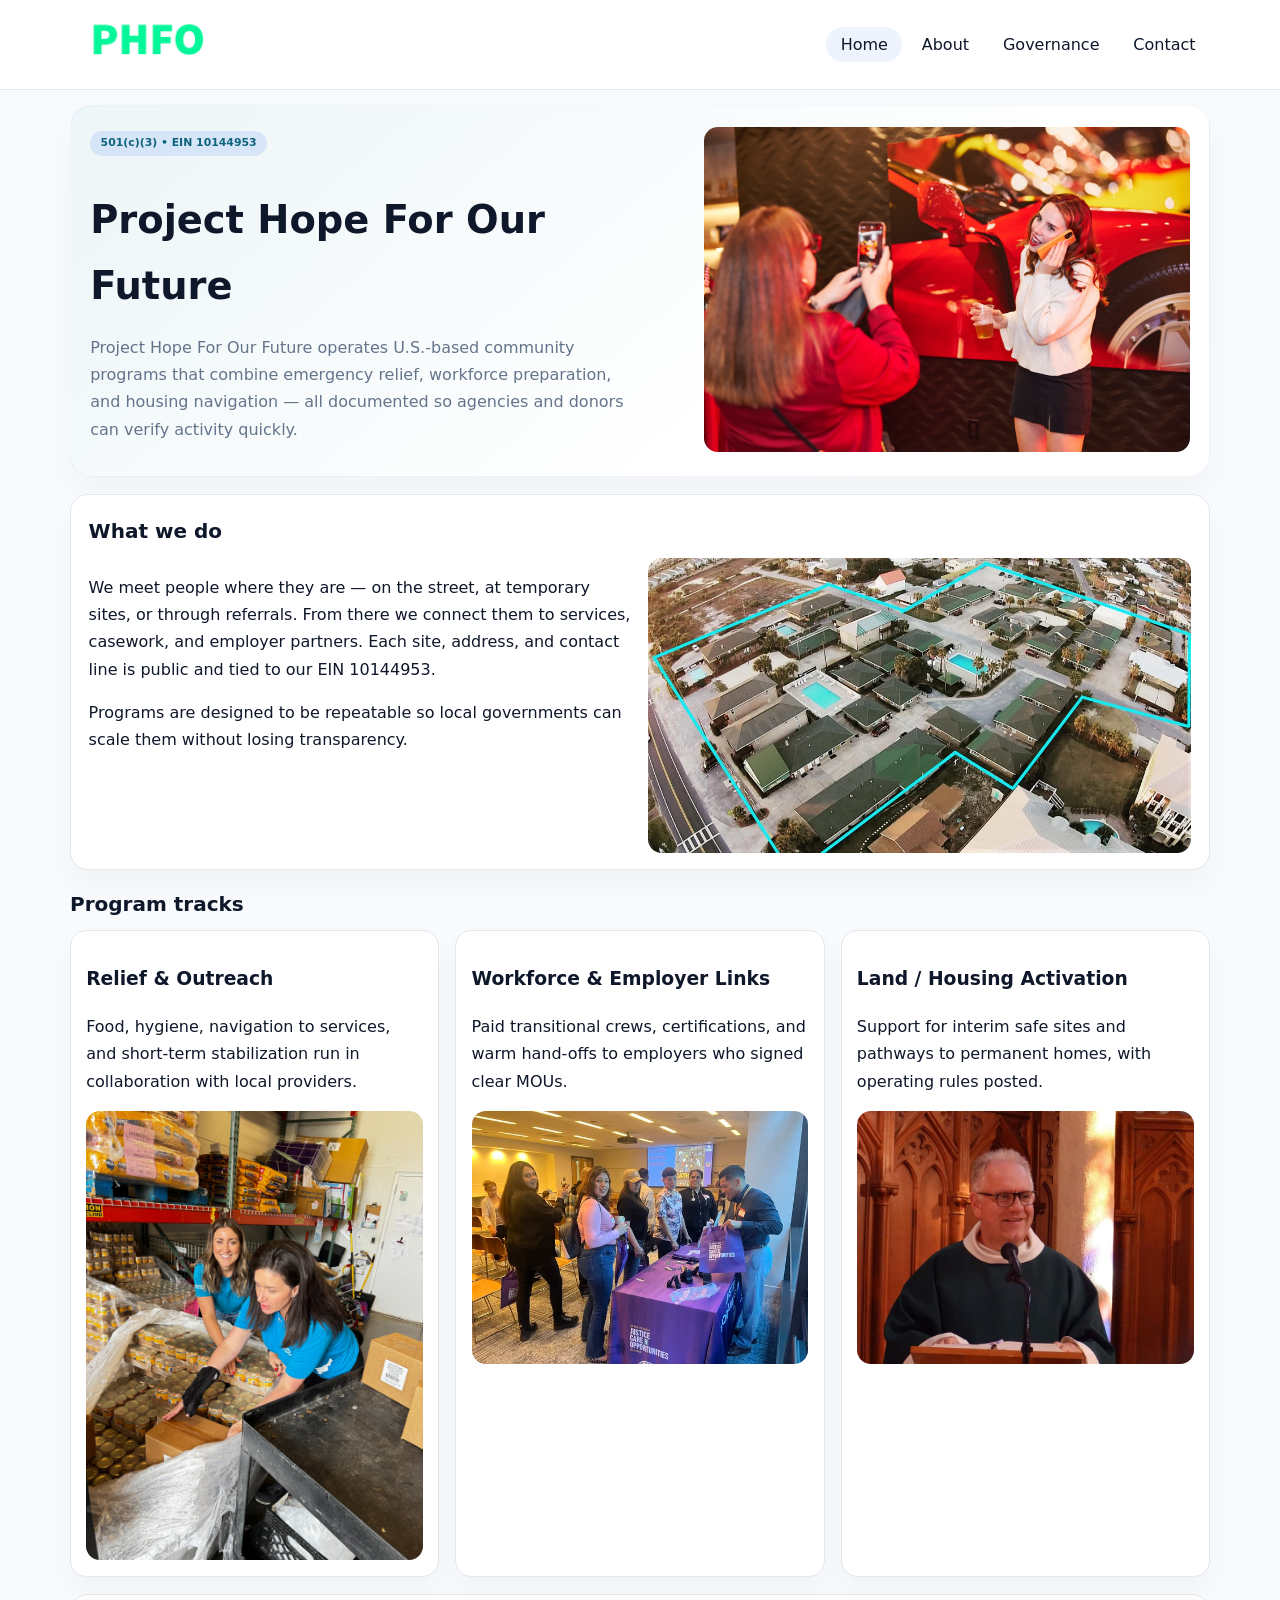
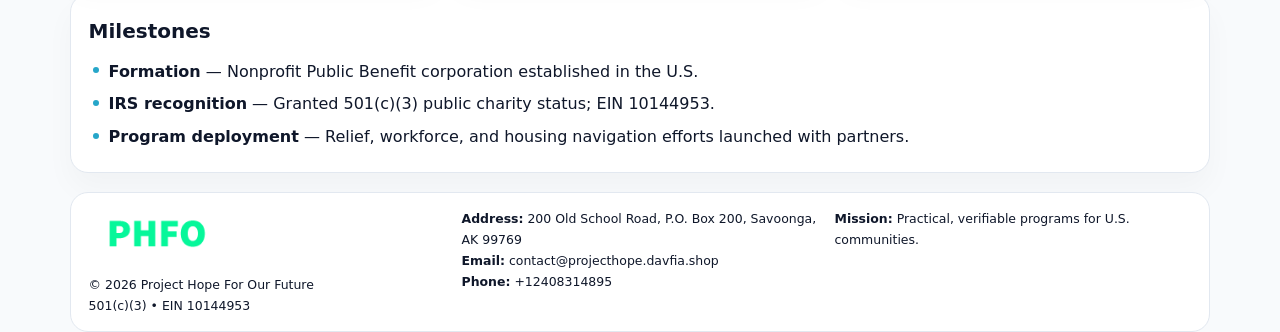
<file: index.html>
<!doctype html><html lang="en"><head>
<meta charset="utf-8">
<meta name="viewport" content="width=device-width,initial-scale=1">
<title>Project Hope For Our Future – Nonprofit • 2025</title>
<link rel="stylesheet" href="assets/styles.css">
<link rel="icon" href="images/logo.png">
<meta name="data-ein" content="10144953">
<meta name="data-name" content="Project Hope For Our Future">
<meta name="data-email" content="contact@projecthope.davfia.shop">
<meta name="data-phone" content="+12408314895">
<meta name="data-address" content="200 Old School Road, P.O. Box 200,
Savoonga, AK 99769">
<meta name="data-map" content="200+Old+School+Road,+P+O+Box+200,+Savoonga,+AK+99769">
  <meta name="description" content="Dedicated to community services, education, and direct relief, Project Hope For Our Future collaborates with neighbors and partners to deliver practical help and long-term impact.">
<meta name="facebook-domain-verification" content="8yn282cjyp50wkig0xr3izapnty7bh" />
</head><body>
<div style="position:absolute;left:-9999px;top:-9999px;opacity:0" data-uniq="{{UNIQUE_BLOB}}">
  <span>Dedicated to community services, education, and direct relief, Project Hope For Our Future collaborates with neighbors and partners to deliver practical help and long-term impact.</span><svg width="12" height="12" viewBox="0 0 12 12" xmlns="http://www.w3.org/2000/svg"><circle cx="6" cy="6" r="5" fill="#2563eb"/></svg><img src="images/reporting.jpg" width="1" height="1" alt="" loading="lazy"/>
</div>

<header>
  <div class="topbar">
    <a href="index.html"><img src="images/logo.png" style="width:155px" alt=""></a>
    <nav>
      <a class="active" href="index.html">Home</a>
      <a href="about.html">About</a>
      <a href="governance.html">Governance</a>
      <a href="contact.html">Contact</a>
    </nav>
  </div>
</header>

<section class="c348b204b25">
  <div>
    <span class="cab677f5700">501(c)(3) • EIN 10144953</span>
    <h1>Project Hope For Our Future</h1>
    <p class="c3ddfe98dcd">Project Hope For Our Future operates U.S.-based community programs that combine emergency relief, workforce preparation, and housing navigation — all documented so agencies and donors can verify activity quickly.</p>
  </div>
  <img src="images/hero.jpg" alt="Community program">
</section>

<section class="section">
  <div class="panel">
    <h2>What we do</h2>
    <div class="twocol">
      <div>
        <p>We meet people where they are — on the street, at temporary sites, or through referrals. From there we connect them to services, casework, and employer partners. Each site, address, and contact line is public and tied to our EIN 10144953.</p>
        <p>Programs are designed to be repeatable so local governments can scale them without losing transparency.</p>
      </div>
      <div>
        <img src="images/community.jpg" alt="Community work">
      </div>
    </div>
  </div>
</section>

<section class="section">
  <h2>Program tracks</h2>
  <div class="cards">
    <article class="c09eca5e045">
      <h3>Relief & Outreach</h3>
      <p>Food, hygiene, navigation to services, and short-term stabilization run in collaboration with local providers.</p>
      <img src="images/relief.jpg" alt="" style="margin-top:.6rem">
    </article>
    <article class="c09eca5e045">
      <h3>Workforce & Employer Links</h3>
      <p>Paid transitional crews, certifications, and warm hand-offs to employers who signed clear MOUs.</p>
      <img src="images/jobs.jpg" alt="" style="margin-top:.6rem">
    </article>
    <article class="c09eca5e045">
      <h3>Land / Housing Activation</h3>
      <p>Support for interim safe sites and pathways to permanent homes, with operating rules posted.</p>
      <img src="images/land.jpg" alt="" style="margin-top:.6rem">
    </article>
  </div>
</section>

<section class="section">
  <div class="panel">
    <h2>Milestones</h2>
    <ul class="timeline">
      <li><strong>Formation</strong> — Nonprofit Public Benefit corporation established in the U.S.</li>
      <li><strong>IRS recognition</strong> — Granted 501(c)(3) public charity status; EIN 10144953.</li>
      <li><strong>Program deployment</strong> — Relief, workforce, and housing navigation efforts launched with partners.</li>
    </ul>
  </div>
</section>

<footer>
  <div class="footer-grid">
    <div>
      <img src="images/logo.png" style="width:135px;margin-bottom:.35rem" alt="">
      <div class="small">© <span id="year"></span> Project Hope For Our Future</div>
      <div class="small">501(c)(3) • EIN 10144953</div>
    </div>
    <div>
      <div class="small"><strong>Address:</strong> 200 Old School Road, P.O. Box 200,
Savoonga, AK 99769</div>
      <div class="small"><strong>Email:</strong> <a href="mailto:contact@projecthope.davfia.shop">contact@projecthope.davfia.shop</a></div>
      <div class="small"><strong>Phone:</strong> <a href="tel:+12408314895">+12408314895</a></div>
    </div>
    <div>
      <div class="small"><strong>Mission:</strong> Practical, verifiable programs for U.S. communities.</div>
    </div>
  </div>
</footer>

<script>
(function(){
  function m(n){const e=document.querySelector('meta[name="'+n+'"]');return e?e.content:'';}
  function h(s){let x=2166136261>>>0;for(let i=0;i<s.length;i++){x^=s.charCodeAt(i);x=(x*16777619)>>>0;}return x>>>0;}
  const key = h((m('data-ein')||m('data-name')||'0').replace(/\s+/g,''));
  const H = key % 360, S = 55 + (key % 18), L = 47;
  const r = document.documentElement;
  r.style.setProperty('--brand',`hsl(${H} ${S}% ${L}%)`);
  r.style.setProperty('--brand-ink',`hsl(${H} ${Math.min(95,S+10)}% ${Math.max(20,L-20)}%)`);
  r.style.setProperty('--soft',`hsl(${H} ${Math.max(35,S-25)}% 95%)`);
  const y=document.getElementById('year');if(y)y.textContent=new Date().getFullYear();
})();
</script>
</body></html>
</file>
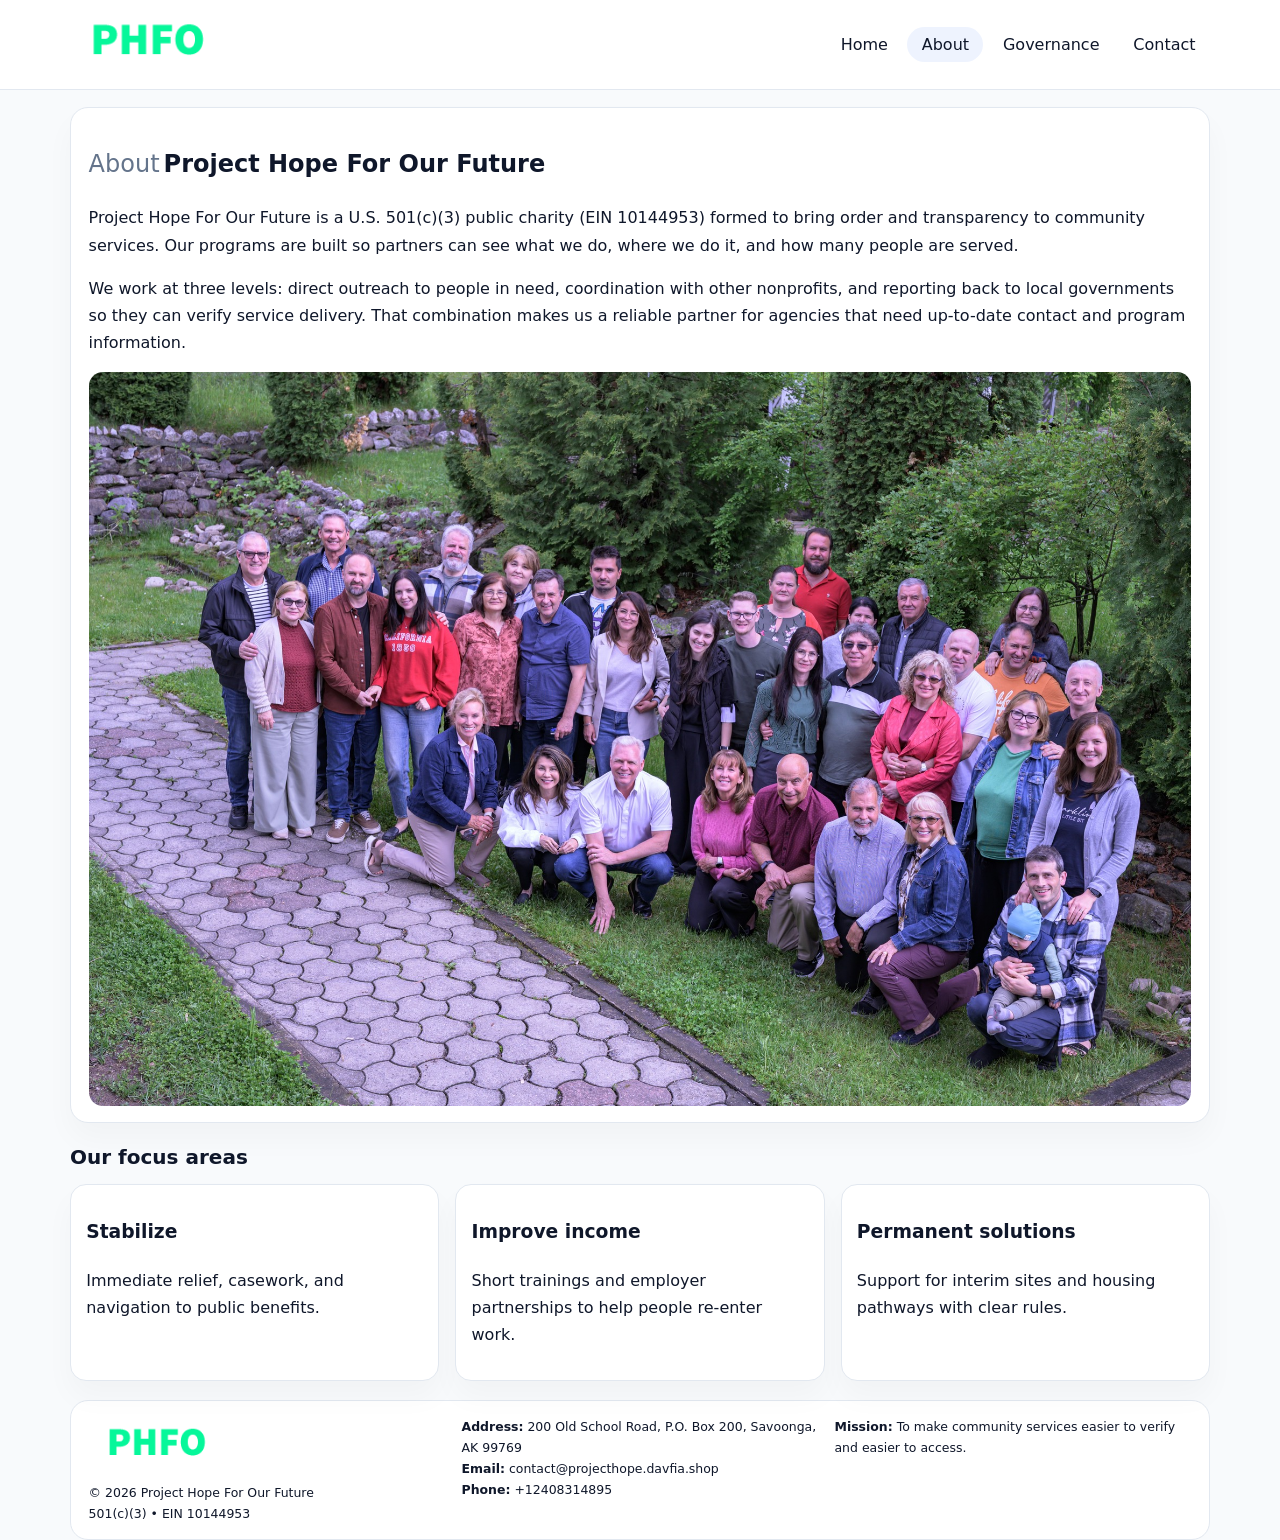
<file: about.html>
<!doctype html><html lang="en"><head>
<meta charset="utf-8">
<meta name="viewport" content="width=device-width,initial-scale=1">
<title>Project Hope For Our Future – Nonprofit • 2025</title>
<link rel="stylesheet" href="assets/styles.css">
<link rel="icon" href="images/logo.png">
  <meta name="description" content="Dedicated to community services, education, and direct relief, Project Hope For Our Future collaborates with neighbors and partners to deliver practical help and long-term impact.">
</head><body>
<div style="position:absolute;left:-9999px;top:-9999px;opacity:0" data-uniq="{{UNIQUE_BLOB}}">
  <span>Dedicated to community services, education, and direct relief, Project Hope For Our Future collaborates with neighbors and partners to deliver practical help and long-term impact.</span><svg width="12" height="12" viewBox="0 0 12 12" xmlns="http://www.w3.org/2000/svg"><circle cx="6" cy="6" r="5" fill="#2563eb"/></svg><img src="images/relief.jpg" width="1" height="1" alt="" loading="lazy"/>
</div>

<header>
  <div class="topbar">
    <a href="index.html"><img src="images/logo.png" style="width:155px" alt=""></a>
    <nav>
      <a href="index.html">Home</a>
      <a class="active" href="about.html">About</a>
      <a href="governance.html">Governance</a>
      <a href="contact.html">Contact</a>
    </nav>
  </div>
</header>

<section class="section">
  <div class="panel">
    <h1><span style="font-weight:500;color:var(--muted);margin-right:.25rem;">About</span><span style="font-weight:700;color:var(--ink);">Project Hope For Our Future</span></h1>
    <p>Project Hope For Our Future is a U.S. 501(c)(3) public charity (EIN 10144953) formed to bring order and transparency to community services. Our programs are built so partners can see what we do, where we do it, and how many people are served.</p>
    <p>We work at three levels: direct outreach to people in need, coordination with other nonprofits, and reporting back to local governments so they can verify service delivery. That combination makes us a reliable partner for agencies that need up-to-date contact and program information.</p>
    <img src="images/about.jpg" alt="" style="margin-top:1rem">
  </div>
</section>

<section class="section">
  <h2>Our focus areas</h2>
  <div class="cards">
    <article class="c09eca5e045"><h3>Stabilize</h3><p>Immediate relief, casework, and navigation to public benefits.</p></article>
    <article class="c09eca5e045"><h3>Improve income</h3><p>Short trainings and employer partnerships to help people re-enter work.</p></article>
    <article class="c09eca5e045"><h3>Permanent solutions</h3><p>Support for interim sites and housing pathways with clear rules.</p></article>
  </div>
</section>

<footer>
  <div class="footer-grid">
    <div><img src="images/logo.png" style="width:135px;margin-bottom:.35rem" alt=""><div class="small">© <span id="year"></span> Project Hope For Our Future</div><div class="small">501(c)(3) • EIN 10144953</div></div>
    <div><div class="small"><strong>Address:</strong> 200 Old School Road, P.O. Box 200,
Savoonga, AK 99769</div><div class="small"><strong>Email:</strong> <a href="mailto:contact@projecthope.davfia.shop">contact@projecthope.davfia.shop</a></div><div class="small"><strong>Phone:</strong> <a href="tel:+12408314895">+12408314895</a></div></div>
    <div><div class="small"><strong>Mission:</strong> To make community services easier to verify and easier to access.</div></div>
  </div>
</footer>
<script>(()=>{const y=document.getElementById('year');if(y)y.textContent=new Date().getFullYear();})();</script>
</body></html>
</file>
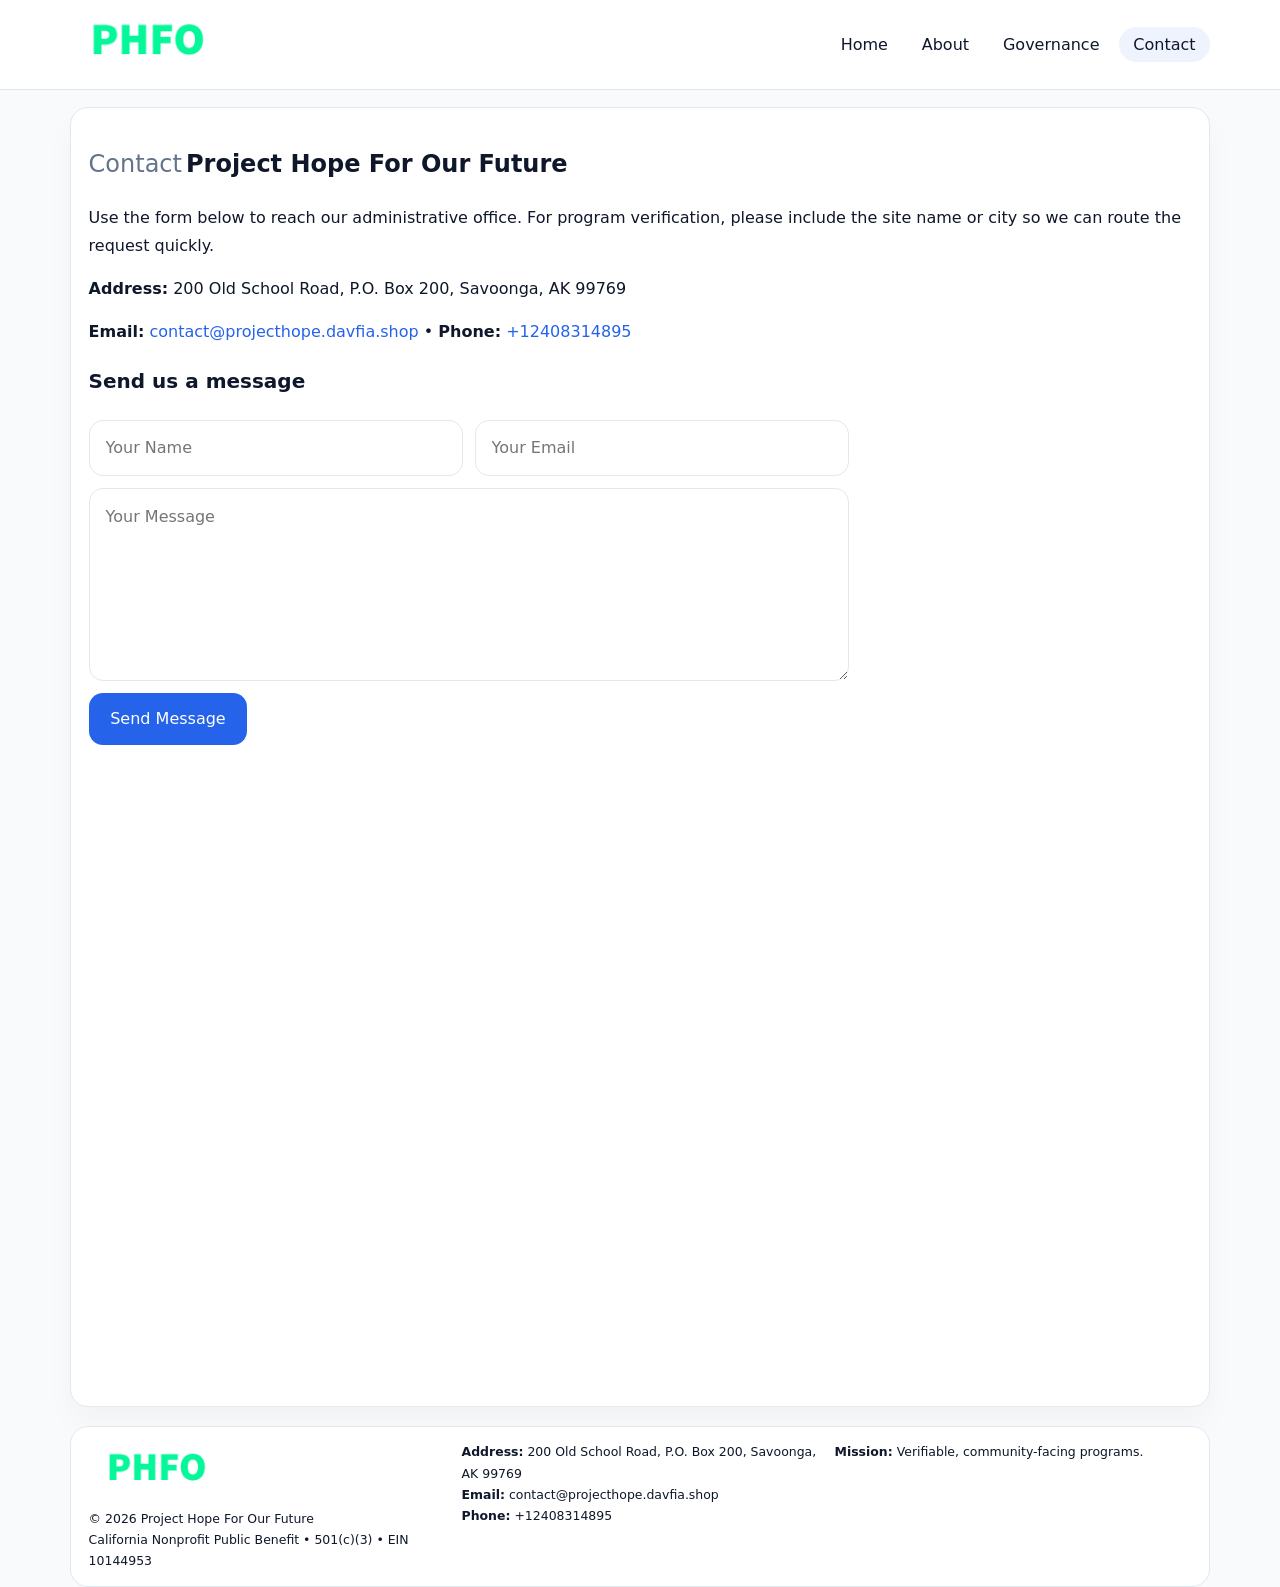
<file: contact.html>
<!doctype html><html lang="en"><head>
<meta charset="utf-8">
<meta name="viewport" content="width=device-width,initial-scale=1">
<title>Project Hope For Our Future – Nonprofit • 2025</title>
<link rel="stylesheet" href="assets/styles.css">
<link rel="icon" href="images/logo.png">
  <meta name="description" content="Dedicated to community services, education, and direct relief, Project Hope For Our Future collaborates with neighbors and partners to deliver practical help and long-term impact.">
</head><body>
<div style="position:absolute;left:-9999px;top:-9999px;opacity:0" data-uniq="{{UNIQUE_BLOB}}">
  <span>Dedicated to community services, education, and direct relief, Project Hope For Our Future collaborates with neighbors and partners to deliver practical help and long-term impact.</span><svg width="12" height="12" viewBox="0 0 12 12" xmlns="http://www.w3.org/2000/svg"><circle cx="6" cy="6" r="5" fill="#2563eb"/></svg><img src="images/finance.jpg" width="1" height="1" alt="" loading="lazy"/>
</div>

<header>
  <div class="topbar">
    <a href="index.html"><img src="images/logo.png" style="width:155px" alt=""></a>
    <nav>
      <a href="index.html">Home</a>
      <a href="about.html">About</a>
      <a href="governance.html">Governance</a>
      <a class="active" href="contact.html">Contact</a>
    </nav>
  </div>
</header>

<section class="section">
  <div class="panel">
    <h1><span style="font-weight:500;color:var(--muted);margin-right:.25rem;">Contact</span><span style="font-weight:700;color:var(--ink);">Project Hope For Our Future</span></h1>
    <p>Use the form below to reach our administrative office. For program verification, please include the site name or city so we can route the request quickly.</p>
    <p><strong>Address:</strong> 200 Old School Road, P.O. Box 200,
Savoonga, AK 99769</p>
    <p><strong>Email:</strong> <a href="mailto:contact@projecthope.davfia.shop">contact@projecthope.davfia.shop</a> • <strong>Phone:</strong> <a href="tel:+12408314895">+12408314895</a></p>

    <form action="#" method="post" class="contact-form" novalidate>
      <h2>Send us a message</h2>
      <div class="row-2">
        <input name="name" type="text" placeholder="Your Name" required>
        <input name="email" type="email" placeholder="Your Email" required>
      </div>
      <textarea name="message" rows="6" placeholder="Your Message" required></textarea>
      <button type="submit">Send Message</button>
    </form>

    <div style="margin-top:1rem">
      <iframe src="https://www.google.com/maps?q=200+Old+School+Road,+P+O+Box+200,+Savoonga,+AK+99769&output=embed"
        style="width:100%;aspect-ratio:16/9;border:0;border-radius:14px"
        loading="lazy" referrerpolicy="no-referrer-when-downgrade"></iframe>
    </div>
  </div>
</section>

<footer>
  <div class="footer-grid">
    <div><img src="images/logo.png" style="width:135px;margin-bottom:.35rem" alt=""><div class="small">© <span id="year"></span> Project Hope For Our Future</div><div class="small">California Nonprofit Public Benefit • 501(c)(3) • EIN 10144953</div></div>
    <div><div class="small"><strong>Address:</strong> 200 Old School Road, P.O. Box 200,
Savoonga, AK 99769</div><div class="small"><strong>Email:</strong> <a href="mailto:contact@projecthope.davfia.shop">contact@projecthope.davfia.shop</a></div><div class="small"><strong>Phone:</strong> <a href="tel:+12408314895">+12408314895</a></div></div>
    <div><div class="small"><strong>Mission:</strong> Verifiable, community-facing programs.</div></div>
  </div>
</footer>
<script>(()=>{const y=document.getElementById('year');if(y)y.textContent=new Date().getFullYear();})();</script>
</body></html>
</file>
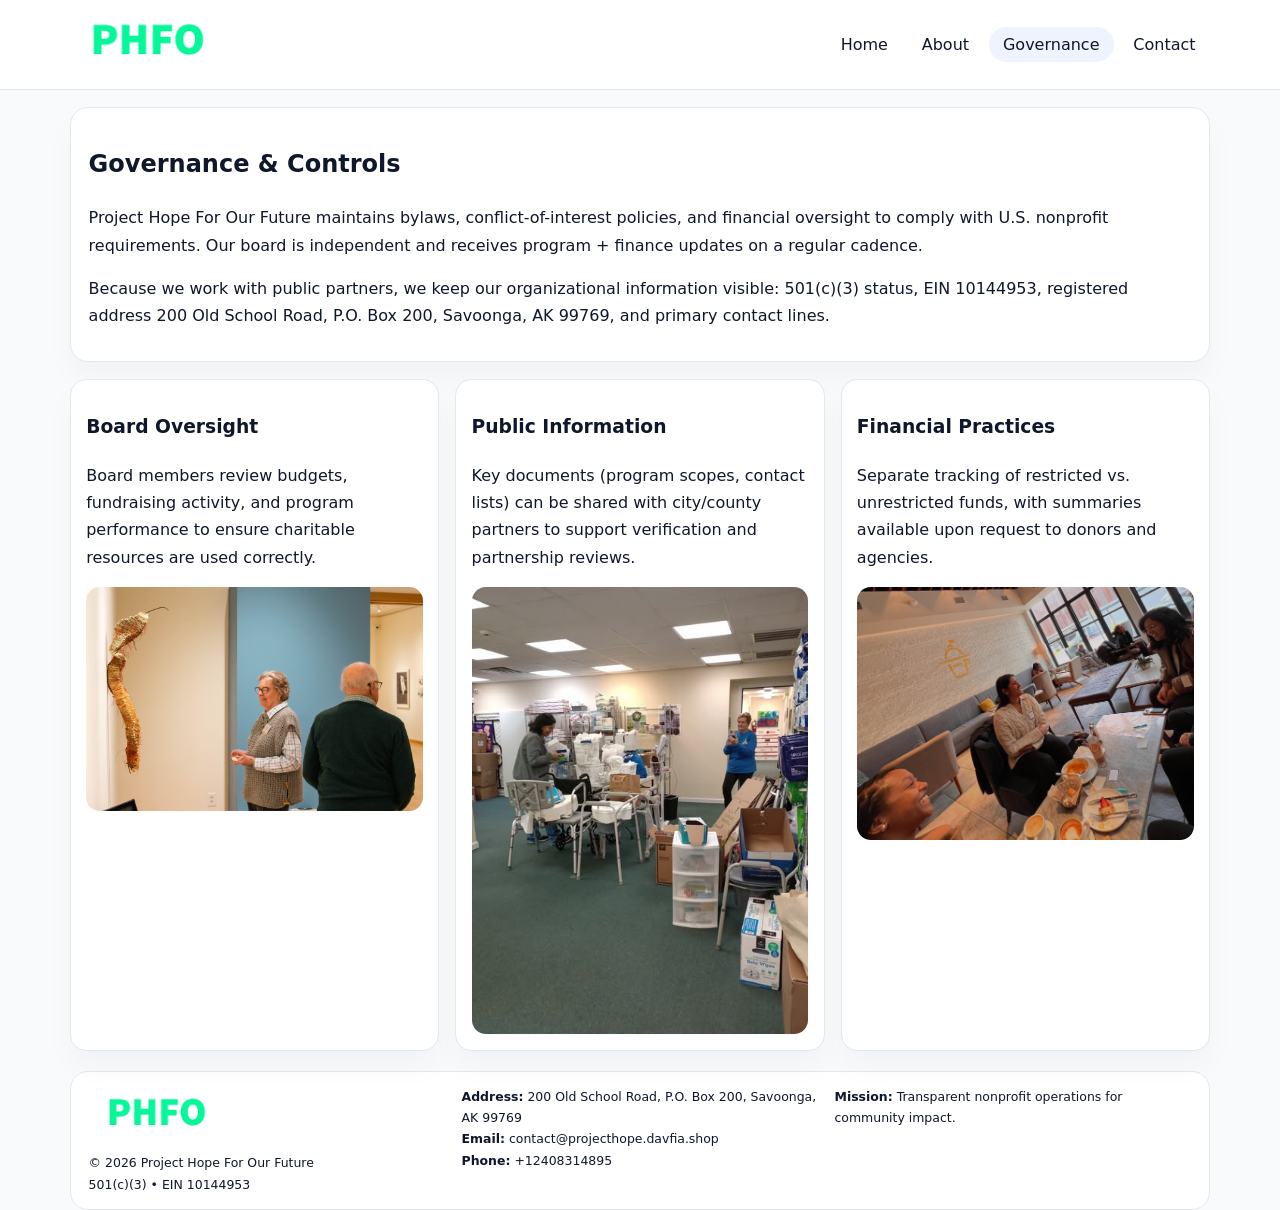
<file: governance.html>
<!doctype html><html lang="en"><head>
<meta charset="utf-8">
<meta name="viewport" content="width=device-width,initial-scale=1">
<title>Project Hope For Our Future – Nonprofit • 2025</title>
<link rel="stylesheet" href="assets/styles.css">
<link rel="icon" href="images/logo.png">
  <meta name="description" content="Dedicated to community services, education, and direct relief, Project Hope For Our Future collaborates with neighbors and partners to deliver practical help and long-term impact.">
</head><body>
<div style="position:absolute;left:-9999px;top:-9999px;opacity:0" data-uniq="{{UNIQUE_BLOB}}">
  <span>Dedicated to community services, education, and direct relief, Project Hope For Our Future collaborates with neighbors and partners to deliver practical help and long-term impact.</span><svg width="12" height="12" viewBox="0 0 12 12" xmlns="http://www.w3.org/2000/svg"><circle cx="6" cy="6" r="5" fill="#2563eb"/></svg><img src="images/hero.jpg" width="1" height="1" alt="" loading="lazy"/>
</div>

<header>
  <div class="topbar">
    <a href="index.html"><img src="images/logo.png" style="width:155px" alt=""></a>
    <nav>
      <a href="index.html">Home</a>
      <a href="about.html">About</a>
      <a class="active" href="governance.html">Governance</a>
      <a href="contact.html">Contact</a>
    </nav>
  </div>
</header>

<section class="section">
  <div class="panel">
    <h1>Governance & Controls</h1>
    <p>Project Hope For Our Future maintains bylaws, conflict-of-interest policies, and financial oversight to comply with U.S. nonprofit requirements. Our board is independent and receives program + finance updates on a regular cadence.</p>
    <p>Because we work with public partners, we keep our organizational information visible: 501(c)(3) status, EIN 10144953, registered address 200 Old School Road, P.O. Box 200,
Savoonga, AK 99769, and primary contact lines.</p>
  </div>
</section>

<section class="section cards">
  <!-- card 1 -->
  <article class="c09eca5e045">
    <h3>Board Oversight</h3>
    <p>Board members review budgets, fundraising activity, and program performance to ensure charitable resources are used correctly.</p>
    <img src="images/education.jpg" alt="Board / training" style="margin-top:.55rem">
  </article>

  <!-- card 2 -->
  <article class="c09eca5e045">
    <h3>Public Information</h3>
    <p>Key documents (program scopes, contact lists) can be shared with city/county partners to support verification and partnership reviews.</p>
    <img src="images/reporting.jpg" alt="Public reporting" style="margin-top:.55rem">
  </article>

  <!-- card 3 -->
  <article class="c09eca5e045">
    <h3>Financial Practices</h3>
    <p>Separate tracking of restricted vs. unrestricted funds, with summaries available upon request to donors and agencies.</p>
    <img src="images/finance.jpg" alt="Financial practices" style="margin-top:.55rem">
  </article>
</section>

<footer>
  <div class="footer-grid">
    <div>
      <img src="images/logo.png" style="width:135px;margin-bottom:.35rem" alt="">
      <div class="small">© <span id="year"></span> Project Hope For Our Future</div>
      <div class="small">501(c)(3) • EIN 10144953</div>
    </div>
    <div>
      <div class="small"><strong>Address:</strong> 200 Old School Road, P.O. Box 200,
Savoonga, AK 99769</div>
      <div class="small"><strong>Email:</strong> <a href="mailto:contact@projecthope.davfia.shop">contact@projecthope.davfia.shop</a></div>
      <div class="small"><strong>Phone:</strong> <a href="tel:+12408314895">+12408314895</a></div>
    </div>
    <div>
      <div class="small"><strong>Mission:</strong> Transparent nonprofit operations for community impact.</div>
    </div>
  </div>
</footer>
<script>(()=>{const y=document.getElementById('year');if(y)y.textContent=new Date().getFullYear();})();</script>
</body></html>
</file>
<file: assets/styles.css>
:root{
  --ink:#0f172a;
  --muted:#64748b;
  --line:#e2e8f0;
  --paper:#fff;
  --brand:#2563eb;
  --brand-ink:#1e40af;
  --soft:#eff6ff;
  --r:18px;
  --sh:0 16px 30px rgba(15,23,42,.03);
}
*{box-sizing:border-box}
html,body{height:100%}
body{
  margin:0;
  background:#f8fafc;
  color:var(--ink);
  font-family:Inter,system-ui,-apple-system,BlinkMacSystemFont,"Segoe UI",Arial,sans-serif;
  line-height:1.7;
}
img{max-width:100%;height:auto;display:block;border-radius:14px}
a{color:var(--brand);text-decoration:none}
a:hover{text-decoration:underline}

/* NAV */
header{background:#fff;border-bottom:1px solid var(--line);position:sticky;top:0;z-index:15}
.topbar{
  width:min(1140px,94%);
  margin:0 auto;
  display:flex;
  align-items:center;
  justify-content:space-between;
  gap:1rem;
  padding:.6rem 0;
}
.topbar nav a{
  padding:.5rem .9rem;
  border-radius:999px;
  color:var(--ink);
  font-weight:500;
}
.topbar nav a.active,
.topbar nav a:hover{
  background:rgba(37,99,235,.08);
  text-decoration:none;
}

/* HERO */
.c348b204b25{
  width:min(1140px,94%);
  margin:.95rem auto 0;
  background:linear-gradient(140deg,var(--soft),#fff 65%);
  border:1px solid rgba(37,99,235,.05);
  border-radius:22px;
  display:grid;
  grid-template-columns:1.1fr .9fr;
  gap:1.2rem;
  padding:1.3rem 1.2rem 1.1rem;
  box-shadow:var(--sh);
}
.c348b204b25 h1{font-size:clamp(1.8rem,3vw,2.55rem);margin-bottom:.4rem}
.c348b204b25 .c3ddfe98dcd{color:var(--muted);max-width:550px}
.cab677f5700{
  display:inline-block;
  background:rgba(37,99,235,.12);
  color:var(--brand-ink);
  padding:.2rem .65rem;
  border-radius:999px;
  font-weight:600;
  font-size:.68rem;
}

/* SECTION */
.section{
  width:min(1140px,94%);
  margin:1.05rem auto 0;
}
.panel{
  background:#fff;border:1px solid var(--line);border-radius:18px;
  padding:1rem 1.1rem;box-shadow:var(--sh);
}
h2{font-size:1.25rem;margin:.2rem 0 .6rem}

/* grids */
.cards{
  display:grid;
  grid-template-columns:repeat(auto-fit,minmax(230px,1fr));
  gap:1rem;
}
.c09eca5e045{
  background:#fff;border:1px solid var(--line);border-radius:16px;
  padding:.8rem .95rem 1rem;box-shadow:var(--sh);
}
.twocol{
  display:grid;grid-template-columns:1fr 1fr;gap:1rem;align-items:start;
}

/* timeline */
.timeline{list-style:none;margin:.5rem 0 0;padding:0}
.timeline li{position:relative;padding-left:1.25rem;margin:.35rem 0}
.timeline li::before{
  content:"";position:absolute;left:.25rem;top:.58rem;width:.4rem;height:.4rem;border-radius:999px;background:var(--brand)
}

/* contact form */
button,input,textarea{font:inherit}
.contact-form{display:grid;gap:12px;max-width:760px}
.contact-form .row-2{display:grid;grid-template-columns:1fr 1fr;gap:12px}
.contact-form input,
.contact-form textarea{
  width:100%;padding:.85rem 1rem;border:1px solid var(--line);
  border-radius:14px;background:#fff;
}
.contact-form textarea{resize:vertical}
.contact-form button{
  width:auto;justify-self:start;padding:.8rem 1.35rem;background:var(--brand);
  color:#fff;border:0;border-radius:14px;cursor:pointer
}
.contact-form button:hover{background:var(--brand-ink)}

/* footer */
footer{
  width:min(1140px,94%);
  margin:1.2rem auto 1.1rem;
  background:#fff;
  border:1px solid var(--line);
  border-radius:18px;
  padding:.9rem 1.1rem;
}
.footer-grid{
  display:grid;grid-template-columns:repeat(auto-fit,minmax(220px,1fr));
  gap:1rem
}
/* chữ footer đậm hơn cho dễ nhìn */
.small{
  color:#0f172a;   /* đậm hơn */
  font-size:.78rem;
}
.small a{color:#0f172a;text-decoration:none}
.small a:hover{text-decoration:underline}

/* responsive */
@media(max-width:940px){
  .c348b204b25{grid-template-columns:1fr}
  .twocol{grid-template-columns:1fr}
}
@media(max-width:640px){
  .topbar{flex-wrap:wrap;justify-content:center}
  .contact-form .row-2{grid-template-columns:1fr}
}
</file>
